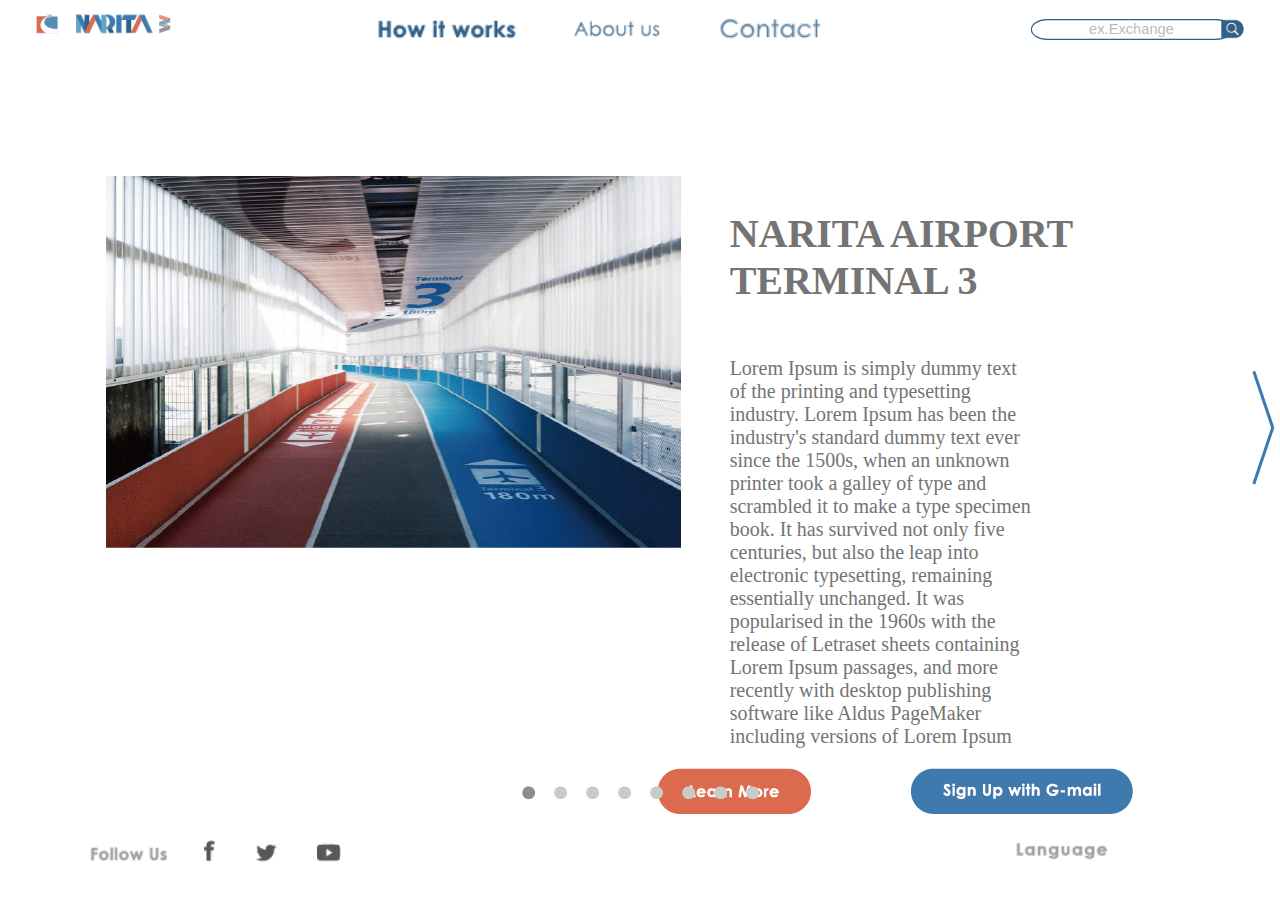
<file: web/about.html>
<!DOCTYPE html>
<html>

<head>
    <title>Narita Airport</title>
    <link rel="stylesheet" type="text/css" href="./about.css">
</head>

<body>
    <div class="nav_bar">
        <div class="logo">
            <img src="./src/LOGO02-01-01.png">&nbsp;&nbsp;&nbsp;&nbsp;&nbsp;&nbsp;
            <img src="./src/typo01-01-01.png">
        </div>
        <img><img>
        <img id="works" src="./src/How it works-01-BOLD-01.png">
        <a href="./about.html"><img id="about" src="./src/About us-1-01-01.png"></a>
        <img id="contact" src="./src/Contact-01-01.png">
        <img><img>
        <div class="search">
            <input type="text" class="search_box" placeholder="ex.Exchange">
            <img src="./src/search-01-01.png">
        </div>
    </div><br><br>
    <div class="main" align="center">
        <div><img src="./src/about/pic01-01.png" alt=""></div>
        <div id="space"></div>
        <div class="airticle">
            <h2>NARITA AIRPORT<br>TERMINAL 3</h2>
            <p>Lorem Ipsum is simply dummy text of the printing and typesetting industry. Lorem Ipsum has been the
                industry's standard dummy text ever since the 1500s, when an unknown printer took a galley of type and
                scrambled it to make a type specimen book. It has survived not only five centuries, but also the leap
                into electronic typesetting, remaining essentially unchanged. It was popularised in the 1960s with the
                release of Letraset sheets containing Lorem Ipsum passages, and more recently with desktop publishing
                software like Aldus PageMaker including versions of Lorem Ipsum</p>
            <div class="btns">
                <img src="./src/about/learn more-01.png" alt="">
                <img src="./src/about/sign up-01.png" alt="">
            </div>
        </div>
        <img src="./src/about/next-page-01.png" alt="">
    </div><br>
    <div class="dots_con">
        <div class="dots">
            <img src="./src/about/page-dark-01.png" alt="">
            <img src="./src/about/page-shallow-01.png" alt="">
            <img src="./src/about/page-shallow-01.png" alt="">
            <img src="./src/about/page-shallow-01.png" alt="">
            <img src="./src/about/page-shallow-01.png" alt="">
            <img src="./src/about/page-shallow-01.png" alt="">
            <img src="./src/about/page-shallow-01.png" alt="">
            <img src="./src/about/page-shallow-01.png" alt="">
        </div>
    </div>
    <div class="footer">
        <div align="center" class="footer_item">
            <img src="./src/Flollow us-01-01.png">
            <img src="./src/ICON-FB-01-01.png">
            <img src="./src/ICON-TWEET-01-01-01.png">
            <img src="./src/ICON-YOUTUBE-01-01-01-01.png">
        </div>
        <div align="center" class="footer_item"></div>
        <div align="center" class="footer_item">
            <img src="./src/Language-01-01.png">
        </div>
    </div>
</body>

</html>
</file>
<file: web/about.css>
html, body {
    height: 100%;
    margin: 0px;
    padding: 0px;
    display: flex;
    flex-direction: column;
    justify-content: space-around;
}

.nav_bar{
    width: 100%;
    display: flex;
    flex-direction: row;
    flex-wrap: nowrap;
    justify-content: space-around;
    align-items: center;
}

.nav_bar{
    margin: 10px 0 10px 0;
}

.nav_bar img{
    height: 60%;
    transform: scale(1.2);
}

#works, #about, #contact:hover{
    cursor: pointer;
}

.logo{
    height: 100%;
}

.search{
    height: 100%;
    display: flex;
    align-items: center;
}

.search img:hover{
    cursor: pointer;
}

.search_box{
    border-radius: 8%/50%;
    border: 1px rgb(47, 96, 136) solid;
    transform: scale(1.1);
    text-align: center;
}

::placeholder{
    opacity: 0.5;
  }

.main{
    display: flex;
    justify-content: space-around;
    align-items: center;
    height: 70%;
}

.main div:not(.airticle){
    display: flex;
    align-items: flex-start;
    width: 45%;
    height: 80%;
}

.main div img{
    width: 100%;
    margin-left: 100px;
}

.mid{
    position: absolute;
    left: 0;
    width: 100%;
    display: inline-block;
}

#train{
    position: absolute;
    left: -1250px;
    z-index: 1;
}

#airplane{
    position: absolute;
    right: -1250px;
    z-index: 1;
}

.footer{
    display: flex;
    position: relative;
    justify-content: space-between;
    align-items: center;
    margin: 10px;
}

.footer img{
    transform: scale(1.2);
    margin: 20px;
}

.footer img:hover{
    cursor: pointer;
}

.footer_item{
    width: 33%;
}

.airticle{
    display: flex;
    flex-direction: column;
    height: 80%;
    width: 40%;
    text-align: start;
    color: #747474;
}

h2{
    font-size: 40px;
}

p{
    font-size: 20px;
    width: 60%;
}

#space{
    width: 10%;
}

.btns{
    display: flex;
    justify-content: center;
}

.btns:hover{
    cursor: pointer;
}

.dots{
    display: flex;
    justify-content: space-around;
    width: 20%;
}

.dots_con{
    display: flex;
    justify-content: space-around;
}
</file>
